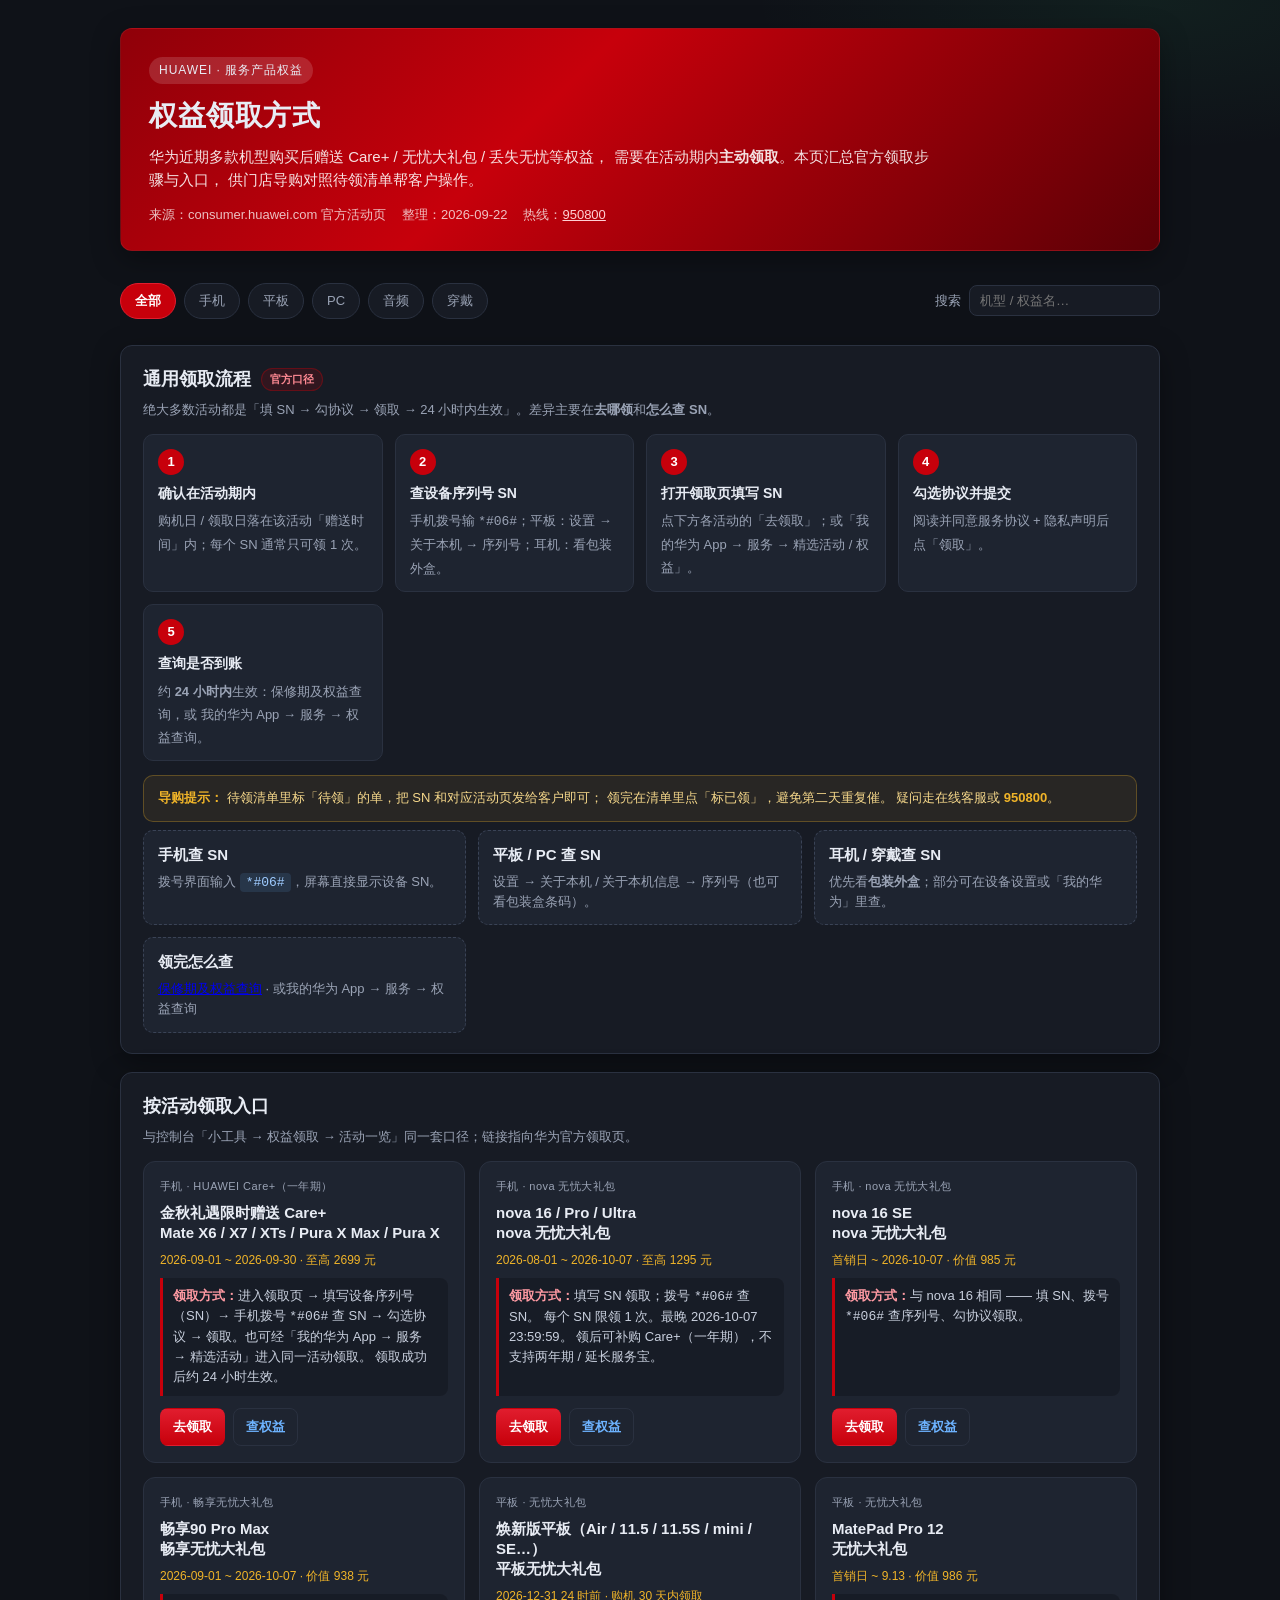
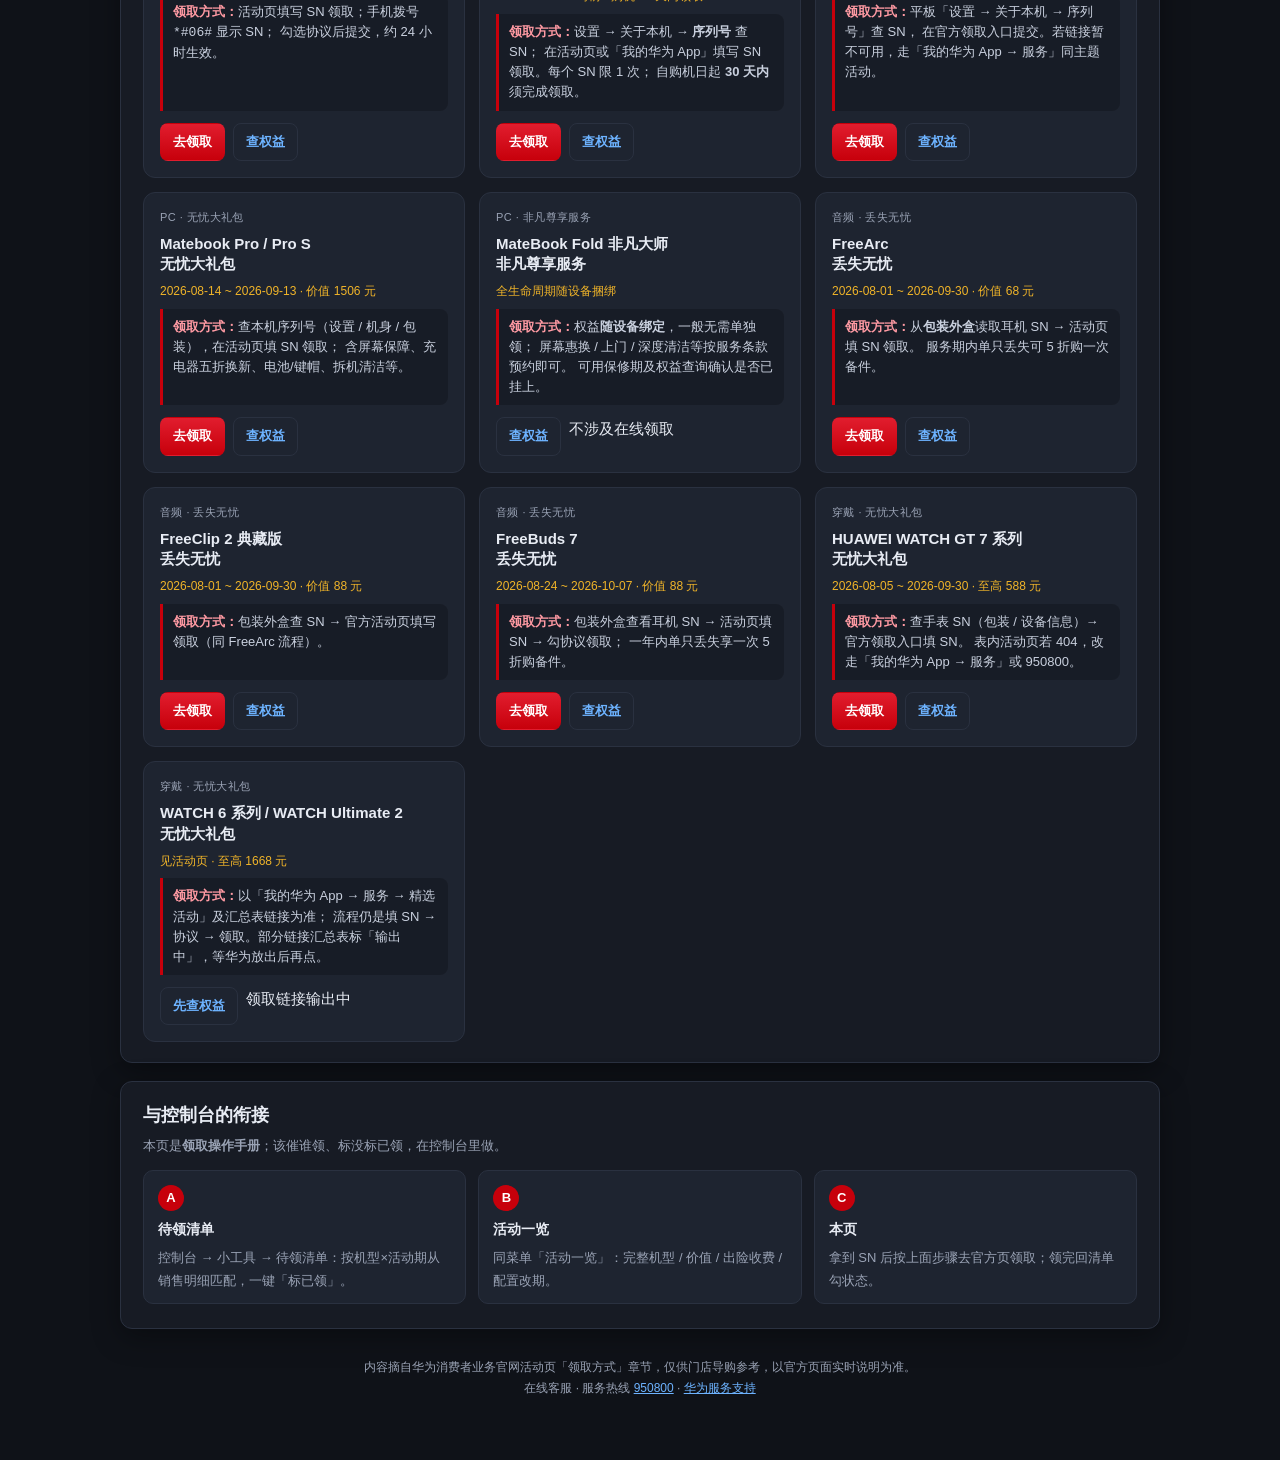
<file: web/claim-guide.html>
<!DOCTYPE html>
<html lang="zh-CN">
<head>
  <meta charset="utf-8" />
  <meta name="viewport" content="width=device-width, initial-scale=1" />
  <title>权益领取方式 · 门店导购速查</title>
  <link rel="stylesheet" href="claim-guide.css" />
</head>
<body>
  <div class="wrap">
    <header class="hero">
      <div class="eyebrow">HUAWEI · 服务产品权益</div>
      <h1>权益领取方式</h1>
      <p>
        华为近期多款机型购买后赠送 Care+ / 无忧大礼包 / 丢失无忧等权益，
        需要在活动期内<strong>主动领取</strong>。本页汇总官方领取步骤与入口，
        供门店导购对照待领清单帮客户操作。
      </p>
      <div class="meta">
        <span>来源：consumer.huawei.com 官方活动页</span>
        <span>整理：2026-09-22</span>
        <span>热线：<a href="tel:950800" style="color:#ffd0d4">950800</a></span>
      </div>
    </header>

    <nav class="tabs" aria-label="品类筛选">
      <button type="button" class="active" data-cat="all">全部</button>
      <button type="button" data-cat="phone">手机</button>
      <button type="button" data-cat="tablet">平板</button>
      <button type="button" data-cat="pc">PC</button>
      <button type="button" data-cat="audio">音频</button>
      <button type="button" data-cat="wear">穿戴</button>
      <label style="margin-left:auto;display:flex;align-items:center;gap:8px;color:var(--muted);font-size:13px">
        搜索
        <input id="q" type="search" placeholder="机型 / 权益名…"
               style="background:var(--panel);border:1px solid var(--line);color:var(--text);border-radius:8px;padding:7px 10px;min-width:160px" />
      </label>
    </nav>

    <!-- 通用领取流程 -->
    <section class="block" id="how">
      <h2>通用领取流程 <span class="tag">官方口径</span></h2>
      <p class="sub">绝大多数活动都是「填 SN → 勾协议 → 领取 → 24 小时内生效」。差异主要在<strong>去哪领</strong>和<strong>怎么查 SN</strong>。</p>
      <div class="steps">
        <div class="step">
          <div class="n">1</div>
          <b>确认在活动期内</b>
          <span>购机日 / 领取日落在该活动「赠送时间」内；每个 SN 通常只可领 1 次。</span>
        </div>
        <div class="step">
          <div class="n">2</div>
          <b>查设备序列号 SN</b>
          <span>手机拨号输 <code>*#06#</code>；平板：设置 → 关于本机 → 序列号；耳机：看包装外盒。</span>
        </div>
        <div class="step">
          <div class="n">3</div>
          <b>打开领取页填写 SN</b>
          <span>点下方各活动的「去领取」；或「我的华为 App → 服务 → 精选活动 / 权益」。</span>
        </div>
        <div class="step">
          <div class="n">4</div>
          <b>勾选协议并提交</b>
          <span>阅读并同意服务协议 + 隐私声明后点「领取」。</span>
        </div>
        <div class="step">
          <div class="n">5</div>
          <b>查询是否到账</b>
          <span>约 <strong>24 小时内</strong>生效：保修期及权益查询，或 我的华为 App → 服务 → 权益查询。</span>
        </div>
      </div>
      <div class="callout">
        <strong>导购提示：</strong>
        待领清单里标「待领」的单，把 SN 和对应活动页发给客户即可；
        领完在清单里点「标已领」，避免第二天重复催。
        疑问走在线客服或 <strong>950800</strong>。
      </div>

      <div class="sn-grid">
        <div class="sn-item">
          <b>手机查 SN</b>
          <p>拨号界面输入 <code>*#06#</code>，屏幕直接显示设备 SN。</p>
        </div>
        <div class="sn-item">
          <b>平板 / PC 查 SN</b>
          <p>设置 → 关于本机 / 关于本机信息 → 序列号（也可看包装盒条码）。</p>
        </div>
        <div class="sn-item">
          <b>耳机 / 穿戴查 SN</b>
          <p>优先看<strong>包装外盒</strong>；部分可在设备设置或「我的华为」里查。</p>
        </div>
        <div class="sn-item">
          <b>领完怎么查</b>
          <p>
            <a href="https://consumer.huawei.com/cn/support/warranty-query/" target="_blank" rel="noopener">保修期及权益查询</a>
            · 或我的华为 App → 服务 → 权益查询
          </p>
        </div>
      </div>
    </section>

    <!-- 分活动入口 -->
    <section class="block">
      <h2>按活动领取入口</h2>
      <p class="sub">与控制台「小工具 → 权益领取 → 活动一览」同一套口径；链接指向华为官方领取页。</p>
      <div class="grid" id="cards">

        <!-- 手机 -->
        <article class="card" data-cat="phone" data-search="mate x6 x7 xts pura care 金秋 折叠">
          <div class="cat">手机 · HUAWEI Care+（一年期）</div>
          <h3>金秋礼遇限时赠送 Care+<br />Mate X6 / X7 / XTs / Pura X Max / Pura X</h3>
          <div class="win">2026-09-01 ~ 2026-09-30 · 至高 2699 元</div>
          <div class="method">
            <em>领取方式：</em>进入领取页 → 填写设备序列号（SN）→ 手机拨号 <code>*#06#</code> 查 SN →
            勾选协议 → 领取。也可经「我的华为 App → 服务 → 精选活动」进入同一活动领取。
            领取成功后约 24 小时生效。
          </div>
          <div class="links">
            <a class="btn primary" href="https://consumer.huawei.com/cn/support/receive-huawei-care/" target="_blank" rel="noopener">去领取</a>
            <a class="btn ghost" href="https://consumer.huawei.com/cn/support/warranty-query/" target="_blank" rel="noopener">查权益</a>
          </div>
        </article>

        <article class="card" data-cat="phone" data-search="nova 16 pro ultra 无忧大礼包">
          <div class="cat">手机 · nova 无忧大礼包</div>
          <h3>nova 16 / Pro / Ultra<br />nova 无忧大礼包</h3>
          <div class="win">2026-08-01 ~ 2026-10-07 · 至高 1295 元</div>
          <div class="method">
            <em>领取方式：</em>填写 SN 领取；拨号 <code>*#06#</code> 查 SN。
            每个 SN 限领 1 次。最晚 2026-10-07 23:59:59。
            领后可补购 Care+（一年期），不支持两年期 / 延长服务宝。
          </div>
          <div class="links">
            <a class="btn primary" href="https://consumer.huawei.com/cn/support/nova16-care/" target="_blank" rel="noopener">去领取</a>
            <a class="btn ghost" href="https://consumer.huawei.com/cn/support/warranty-query/" target="_blank" rel="noopener">查权益</a>
          </div>
        </article>

        <article class="card" data-cat="phone" data-search="nova 16 se 无忧大礼包">
          <div class="cat">手机 · nova 无忧大礼包</div>
          <h3>nova 16 SE<br />nova 无忧大礼包</h3>
          <div class="win">首销日 ~ 2026-10-07 · 价值 985 元</div>
          <div class="method">
            <em>领取方式：</em>与 nova 16 相同 —— 填 SN、拨号 <code>*#06#</code> 查序列号、勾协议领取。
          </div>
          <div class="links">
            <a class="btn primary" href="https://consumer.huawei.com/cn/support/nova16se-care/" target="_blank" rel="noopener">去领取</a>
            <a class="btn ghost" href="https://consumer.huawei.com/cn/support/warranty-query/" target="_blank" rel="noopener">查权益</a>
          </div>
        </article>

        <article class="card" data-cat="phone" data-search="畅享90 pro max 无忧大礼包">
          <div class="cat">手机 · 畅享无忧大礼包</div>
          <h3>畅享90 Pro Max<br />畅享无忧大礼包</h3>
          <div class="win">2026-09-01 ~ 2026-10-07 · 价值 938 元</div>
          <div class="method">
            <em>领取方式：</em>活动页填写 SN 领取；手机拨号 <code>*#06#</code> 显示 SN；
            勾选协议后提交，约 24 小时生效。
          </div>
          <div class="links">
            <a class="btn primary" href="https://consumer.huawei.com/cn/support/changxiang90series/" target="_blank" rel="noopener">去领取</a>
            <a class="btn ghost" href="https://consumer.huawei.com/cn/support/warranty-query/" target="_blank" rel="noopener">查权益</a>
          </div>
        </article>

        <!-- 平板 -->
        <article class="card" data-cat="tablet" data-search="matepad air 11.5 mini 焕新 无忧大礼包 平板">
          <div class="cat">平板 · 无忧大礼包</div>
          <h3>焕新版平板（Air / 11.5 / 11.5S / mini / SE…）<br />平板无忧大礼包</h3>
          <div class="win">2026-12-31 24 时前 · 购机 30 天内领取</div>
          <div class="method">
            <em>领取方式：</em>设置 → 关于本机 → <strong>序列号</strong> 查 SN；
            在活动页或「我的华为 App」填写 SN 领取。每个 SN 限 1 次；
            自购机日起 <strong>30 天内</strong>须完成领取。
          </div>
          <div class="links">
            <a class="btn primary" href="https://consumer.huawei.com/cn/support/tablets-care/" target="_blank" rel="noopener">去领取</a>
            <a class="btn ghost" href="https://consumer.huawei.com/cn/support/warranty-query/" target="_blank" rel="noopener">查权益</a>
          </div>
        </article>

        <article class="card" data-cat="tablet" data-search="matepad pro 12 无忧大礼包">
          <div class="cat">平板 · 无忧大礼包</div>
          <h3>MatePad Pro 12<br />无忧大礼包</h3>
          <div class="win">首销日 ~ 9.13 · 价值 986 元</div>
          <div class="method">
            <em>领取方式：</em>平板「设置 → 关于本机 → 序列号」查 SN，
            在官方领取入口提交。若链接暂不可用，走「我的华为 App → 服务」同主题活动。
          </div>
          <div class="links">
            <a class="btn primary" href="https://consumer.huawei.com/cn/support/matepad-pro-care/" target="_blank" rel="noopener">去领取</a>
            <a class="btn ghost" href="https://consumer.huawei.com/cn/support/warranty-query/" target="_blank" rel="noopener">查权益</a>
          </div>
        </article>

        <!-- PC -->
        <article class="card" data-cat="pc" data-search="matebook pro s 无忧大礼包 PC">
          <div class="cat">PC · 无忧大礼包</div>
          <h3>Matebook Pro / Pro S<br />无忧大礼包</h3>
          <div class="win">2026-08-14 ~ 2026-09-13 · 价值 1506 元</div>
          <div class="method">
            <em>领取方式：</em>查本机序列号（设置 / 机身 / 包装），在活动页填 SN 领取；
            含屏幕保障、充电器五折换新、电池/键帽、拆机清洁等。
          </div>
          <div class="links">
            <a class="btn primary" href="https://consumer.huawei.com/cn/support/matebook-pro-s-care/" target="_blank" rel="noopener">去领取</a>
            <a class="btn ghost" href="https://consumer.huawei.com/cn/support/warranty-query/" target="_blank" rel="noopener">查权益</a>
          </div>
        </article>

        <article class="card" data-cat="pc" data-search="matebook fold 非凡大师 尊享服务">
          <div class="cat">PC · 非凡尊享服务</div>
          <h3>MateBook Fold 非凡大师<br />非凡尊享服务</h3>
          <div class="win">全生命周期随设备捆绑</div>
          <div class="method">
            <em>领取方式：</em>权益<strong>随设备绑定</strong>，一般无需单独领；
            屏幕惠换 / 上门 / 深度清洁等按服务条款预约即可。
            可用保修期及权益查询确认是否已挂上。
          </div>
          <div class="links">
            <a class="btn ghost" href="https://consumer.huawei.com/cn/support/warranty-query/" target="_blank" rel="noopener">查权益</a>
            <span class="btn disabled">不涉及在线领取</span>
          </div>
        </article>

        <!-- 音频 -->
        <article class="card" data-cat="audio" data-search="freearc 丢失无忧 耳机">
          <div class="cat">音频 · 丢失无忧</div>
          <h3>FreeArc<br />丢失无忧</h3>
          <div class="win">2026-08-01 ~ 2026-09-30 · 价值 68 元</div>
          <div class="method">
            <em>领取方式：</em>从<strong>包装外盒</strong>读取耳机 SN → 活动页填 SN 领取。
            服务期内单只丢失可 5 折购一次备件。
          </div>
          <div class="links">
            <a class="btn primary" href="https://consumer.huawei.com/cn/support/freearc/" target="_blank" rel="noopener">去领取</a>
            <a class="btn ghost" href="https://consumer.huawei.com/cn/support/warranty-query/" target="_blank" rel="noopener">查权益</a>
          </div>
        </article>

        <article class="card" data-cat="audio" data-search="freeclip 2 典藏 丢失无忧">
          <div class="cat">音频 · 丢失无忧</div>
          <h3>FreeClip 2 典藏版<br />丢失无忧</h3>
          <div class="win">2026-08-01 ~ 2026-09-30 · 价值 88 元</div>
          <div class="method">
            <em>领取方式：</em>包装外盒查 SN → 官方活动页填写领取（同 FreeArc 流程）。
          </div>
          <div class="links">
            <a class="btn primary" href="https://consumer.huawei.com/cn/support/freeclip2s/" target="_blank" rel="noopener">去领取</a>
            <a class="btn ghost" href="https://consumer.huawei.com/cn/support/warranty-query/" target="_blank" rel="noopener">查权益</a>
          </div>
        </article>

        <article class="card" data-cat="audio" data-search="freebuds 7 丢失无忧">
          <div class="cat">音频 · 丢失无忧</div>
          <h3>FreeBuds 7<br />丢失无忧</h3>
          <div class="win">2026-08-24 ~ 2026-10-07 · 价值 88 元</div>
          <div class="method">
            <em>领取方式：</em>包装外盒查看耳机 SN → 活动页填 SN → 勾协议领取；
            一年内单只丢失享一次 5 折购备件。
          </div>
          <div class="links">
            <a class="btn primary" href="https://consumer.huawei.com/cn/support/freebuds7/" target="_blank" rel="noopener">去领取</a>
            <a class="btn ghost" href="https://consumer.huawei.com/cn/support/warranty-query/" target="_blank" rel="noopener">查权益</a>
          </div>
        </article>

        <!-- 穿戴 -->
        <article class="card" data-cat="wear" data-search="watch gt 7 无忧大礼包 穿戴">
          <div class="cat">穿戴 · 无忧大礼包</div>
          <h3>HUAWEI WATCH GT 7 系列<br />无忧大礼包</h3>
          <div class="win">2026-08-05 ~ 2026-09-30 · 至高 588 元</div>
          <div class="method">
            <em>领取方式：</em>查手表 SN（包装 / 设备信息）→ 官方领取入口填 SN。
            表内活动页若 404，改走「我的华为 App → 服务」或 950800。
          </div>
          <div class="links">
            <a class="btn primary" href="https://consumer.huawei.com/cn/support/watch-gt7/" target="_blank" rel="noopener">去领取</a>
            <a class="btn ghost" href="https://consumer.huawei.com/cn/support/warranty-query/" target="_blank" rel="noopener">查权益</a>
          </div>
        </article>

        <article class="card" data-cat="wear" data-search="watch 6 ultimate 2 无忧大礼包">
          <div class="cat">穿戴 · 无忧大礼包</div>
          <h3>WATCH 6 系列 / WATCH Ultimate 2<br />无忧大礼包</h3>
          <div class="win">见活动页 · 至高 1668 元</div>
          <div class="method">
            <em>领取方式：</em>以「我的华为 App → 服务 → 精选活动」及汇总表链接为准；
            流程仍是填 SN → 协议 → 领取。部分链接汇总表标「输出中」，等华为放出后再点。
          </div>
          <div class="links">
            <a class="btn ghost" href="https://consumer.huawei.com/cn/support/warranty-query/" target="_blank" rel="noopener">先查权益</a>
            <span class="btn disabled">领取链接输出中</span>
          </div>
        </article>

      </div>
      <div class="empty" id="empty">没有匹配的活动 —— 换个关键词或点「全部」。</div>
    </section>

    <section class="block">
      <h2>与控制台的衔接</h2>
      <p class="sub">本页是<strong>领取操作手册</strong>；该催谁领、标没标已领，在控制台里做。</p>
      <div class="steps">
        <div class="step">
          <div class="n">A</div>
          <b>待领清单</b>
          <span>控制台 → 小工具 → 待领清单：按机型×活动期从销售明细匹配，一键「标已领」。</span>
        </div>
        <div class="step">
          <div class="n">B</div>
          <b>活动一览</b>
          <span>同菜单「活动一览」：完整机型 / 价值 / 出险收费 / 配置改期。</span>
        </div>
        <div class="step">
          <div class="n">C</div>
          <b>本页</b>
          <span>拿到 SN 后按上面步骤去官方页领取；领完回清单勾状态。</span>
        </div>
      </div>
    </section>

    <footer>
      内容摘自华为消费者业务官网活动页「领取方式」章节，仅供门店导购参考，以官方页面实时说明为准。<br />
      在线客服 · 服务热线 <a href="tel:950800">950800</a> ·
      <a href="https://consumer.huawei.com/cn/support/" target="_blank" rel="noopener">华为服务支持</a>
    </footer>
  </div>
  <script src="claim-guide.js"></script>
</body>
</html>
</file>
<file: web/claim-guide.css>
/* 权益领取方式 —— 门店导购速查 */
:root {
  --bg: #0f1218;
  --panel: #171b24;
  --panel-2: #1e2430;
  --line: #2a3140;
  --text: #e8ecf4;
  --muted: #9aa3b5;
  --brand: #c7000b;
  --brand-2: #e11d2e;
  --ok: #2fbf71;
  --warn: #f0b429;
  --link: #6db3ff;
  --radius: 12px;
  --shadow: 0 8px 28px rgba(0, 0, 0, .35);
  font-size: 15px;
}

* { box-sizing: border-box; }
html, body { margin: 0; padding: 0; }
body {
  font-family: -apple-system, BlinkMacSystemFont, "PingFang SC", "Microsoft YaHei", sans-serif;
  background:
    radial-gradient(1200px 400px at 10% -10%, rgba(199, 0, 11, .25), transparent 60%),
    radial-gradient(800px 300px at 90% 0%, rgba(47, 191, 113, .08), transparent 50%),
    var(--bg);
  color: var(--text);
  min-height: 100vh;
  line-height: 1.55;
}

.wrap {
  max-width: 1080px;
  margin: 0 auto;
  padding: 28px 20px 64px;
}

header.hero {
  background: linear-gradient(135deg, #8f0009, var(--brand) 40%, #5c0006);
  border-radius: var(--radius);
  padding: 28px 28px 24px;
  box-shadow: var(--shadow);
  border: 1px solid rgba(255, 255, 255, .06);
}
.hero .eyebrow {
  display: inline-block;
  font-size: 12px;
  letter-spacing: .08em;
  text-transform: uppercase;
  background: rgba(255, 255, 255, .14);
  padding: 4px 10px;
  border-radius: 999px;
  margin-bottom: 10px;
}
.hero h1 {
  margin: 0 0 8px;
  font-size: 28px;
  font-weight: 700;
  letter-spacing: .02em;
}
.hero p {
  margin: 0;
  color: rgba(255, 255, 255, .88);
  max-width: 52em;
}
.hero .meta {
  margin-top: 14px;
  display: flex;
  flex-wrap: wrap;
  gap: 8px 16px;
  font-size: 13px;
  color: rgba(255, 255, 255, .75);
}

nav.tabs {
  display: flex;
  flex-wrap: wrap;
  gap: 8px;
  margin: 22px 0 16px;
  position: sticky;
  top: 0;
  z-index: 5;
  background: rgba(15, 18, 24, .92);
  backdrop-filter: blur(8px);
  padding: 10px 0;
}
nav.tabs button {
  border: 1px solid var(--line);
  background: var(--panel);
  color: var(--muted);
  border-radius: 999px;
  padding: 8px 14px;
  font-size: 13px;
  cursor: pointer;
  transition: .15s ease;
}
nav.tabs button:hover { color: var(--text); border-color: #3d4658; }
nav.tabs button.active {
  background: var(--brand);
  border-color: var(--brand-2);
  color: #fff;
  font-weight: 600;
}

section.block {
  background: var(--panel);
  border: 1px solid var(--line);
  border-radius: var(--radius);
  padding: 20px 22px;
  margin-bottom: 18px;
  box-shadow: var(--shadow);
}
section.block h2 {
  margin: 0 0 6px;
  font-size: 18px;
  display: flex;
  align-items: center;
  gap: 10px;
}
section.block h2 .tag {
  font-size: 11px;
  font-weight: 600;
  background: rgba(199, 0, 11, .15);
  color: #ff8a94;
  border: 1px solid rgba(199, 0, 11, .35);
  padding: 2px 8px;
  border-radius: 999px;
}
section.block .sub {
  color: var(--muted);
  font-size: 13px;
  margin: 0 0 14px;
}

/* 通用步骤 */
.steps {
  display: grid;
  grid-template-columns: repeat(auto-fit, minmax(200px, 1fr));
  gap: 12px;
  margin: 12px 0 4px;
}
.step {
  background: var(--panel-2);
  border: 1px solid var(--line);
  border-radius: 10px;
  padding: 14px 14px 12px;
  position: relative;
}
.step .n {
  width: 26px; height: 26px;
  border-radius: 50%;
  background: var(--brand);
  color: #fff;
  font-size: 13px;
  font-weight: 700;
  display: grid;
  place-items: center;
  margin-bottom: 8px;
}
.step b { display: block; margin-bottom: 4px; font-size: 14px; }
.step span { color: var(--muted); font-size: 13px; }

.callout {
  margin-top: 14px;
  padding: 12px 14px;
  border-radius: 10px;
  background: rgba(240, 180, 41, .08);
  border: 1px solid rgba(240, 180, 41, .28);
  color: #f5d78a;
  font-size: 13px;
}
.callout strong { color: var(--warn); }

/* 活动卡 */
.grid {
  display: grid;
  grid-template-columns: repeat(auto-fill, minmax(300px, 1fr));
  gap: 14px;
}
.card {
  background: var(--panel-2);
  border: 1px solid var(--line);
  border-radius: 12px;
  padding: 16px;
  display: flex;
  flex-direction: column;
  gap: 8px;
  min-height: 100%;
}
.card.hidden { display: none; }
.card .cat {
  font-size: 11px;
  color: var(--muted);
  letter-spacing: .04em;
}
.card h3 {
  margin: 0;
  font-size: 15px;
  line-height: 1.35;
}
.card .win {
  font-size: 12px;
  color: var(--warn);
}
.card .method {
  font-size: 13px;
  color: #c9d0de;
  background: rgba(0, 0, 0, .22);
  border-left: 3px solid var(--brand);
  padding: 8px 10px;
  border-radius: 0 8px 8px 0;
  flex: 1;
}
.card .method em {
  font-style: normal;
  color: #ff9aa3;
  font-weight: 600;
}
.card .links {
  display: flex;
  flex-wrap: wrap;
  gap: 8px;
  margin-top: 4px;
}
.card a.btn {
  display: inline-flex;
  align-items: center;
  gap: 6px;
  text-decoration: none;
  font-size: 13px;
  font-weight: 600;
  padding: 8px 12px;
  border-radius: 8px;
  border: 1px solid transparent;
}
.card a.primary {
  background: linear-gradient(180deg, var(--brand-2), var(--brand));
  color: #fff;
}
.card a.primary:hover { filter: brightness(1.08); }
.card a.ghost {
  background: transparent;
  border-color: var(--line);
  color: var(--link);
}
.card a.ghost:hover { border-color: var(--link); }
.card a.disabled {
  opacity: .55;
  pointer-events: none;
  background: #2a2f3a;
  color: var(--muted);
}

/* SN 说明 */
.sn-grid {
  display: grid;
  grid-template-columns: repeat(auto-fit, minmax(240px, 1fr));
  gap: 12px;
  margin-top: 8px;
}
.sn-item {
  background: var(--panel-2);
  border: 1px dashed #3a4356;
  border-radius: 10px;
  padding: 12px 14px;
}
.sn-item b { display: block; margin-bottom: 4px; }
.sn-item code {
  font-family: ui-monospace, SFMono-Regular, Menlo, Consolas, monospace;
  background: rgba(109, 179, 255, .12);
  color: #9ecbff;
  padding: 2px 6px;
  border-radius: 4px;
  font-size: 13px;
}
.sn-item p { margin: 6px 0 0; color: var(--muted); font-size: 13px; }

footer {
  margin-top: 28px;
  color: var(--muted);
  font-size: 12px;
  text-align: center;
  line-height: 1.7;
}
footer a { color: var(--link); }

.empty {
  display: none;
  padding: 24px;
  text-align: center;
  color: var(--muted);
  border: 1px dashed var(--line);
  border-radius: var(--radius);
}

@media (max-width: 640px) {
  .hero h1 { font-size: 22px; }
  .wrap { padding: 16px 12px 48px; }
}
</file>
